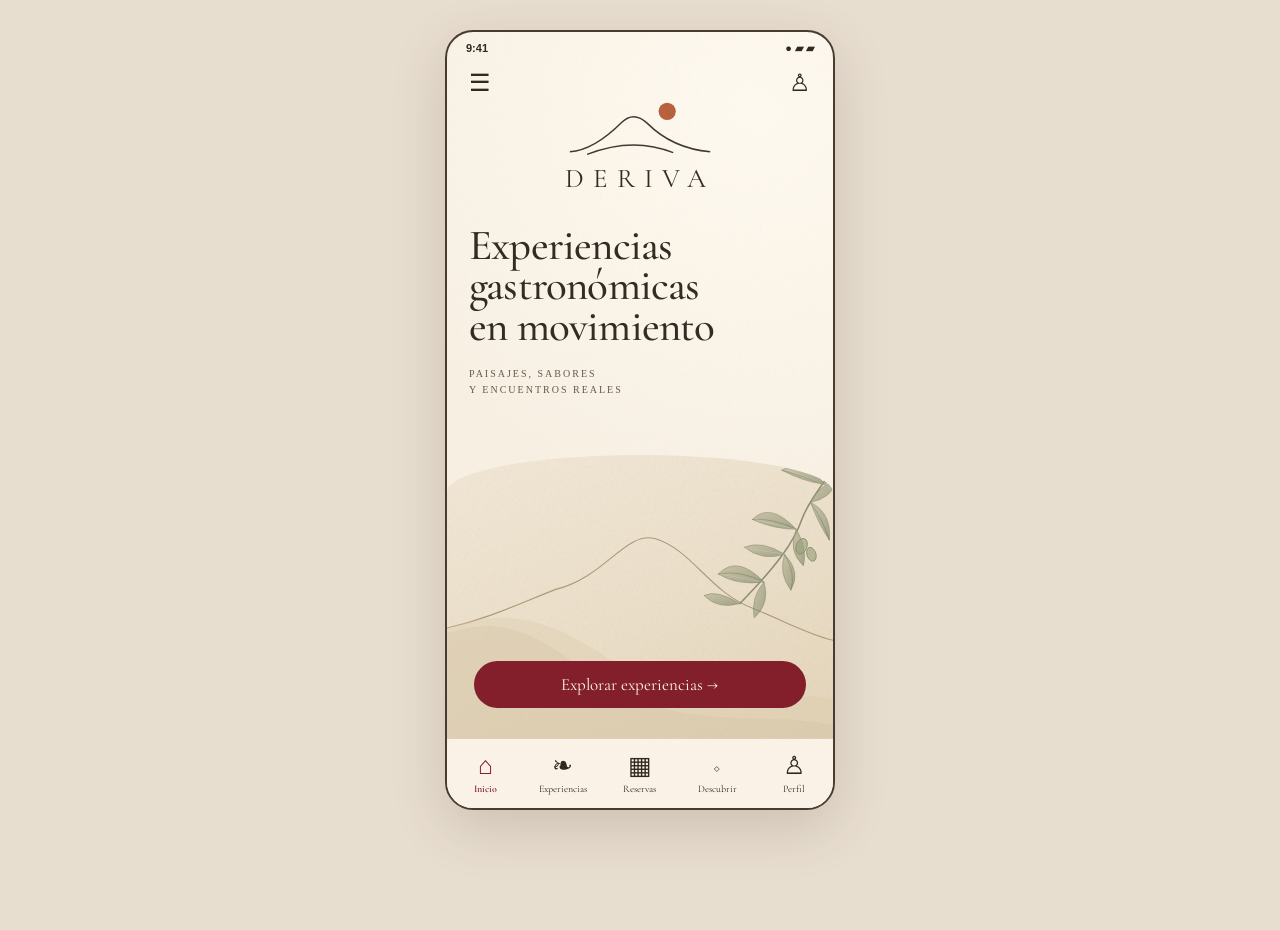
<file: index.html>
<!DOCTYPE html>
<html lang="es">
<head>
  <meta charset="UTF-8">
  <meta name="viewport" content="width=device-width, initial-scale=1">
  <title>DERIVA | Inicio</title>
  <link rel="stylesheet" href="style.css">

  <style>
    /* FONDO ORIGINAL CON MONTAÑAS */

    .home-page .hero-photo.fondo-deriva {
      position: absolute;
      left: 0;
      bottom: 68px;
      width: 100%;
      height: 285px;
      margin: 0;
      overflow: hidden;
      border-radius: 50% 50% 0 0 / 13% 13% 0 0;
      background: linear-gradient(
        160deg,
        #f3e8d6 0%,
        #ecdfc8 55%,
        #e4d4b7 100%
      );
    }

    /* MONTAÑAS */

    .paisaje-deriva {
      position: absolute;
      inset: 0;
      width: 100%;
      height: 100%;
      z-index: 1;
    }

    /* RAMA BOTÁNICA DELICADA */

    .olivo-botanico {
      position: absolute;
      top: 0;
      right: -8px;
      width: 145px;
      height: 170px;
      z-index: 2;
      opacity: 0.82;
      pointer-events: none;
    }

    .olivo-botanico svg {
      display: block;
      width: 100%;
      height: 100%;
    }

    .home-page .home-button {
      position: absolute;
      bottom: 100px;
      left: 7%;
      width: 86%;
      z-index: 4;
    }
  </style>
</head>

<body>

<div class="app">

  <div class="status">
    9:41
    <span>● ▰ ▰</span>
  </div>

  <main class="page home-page">

    <div class="top-actions">
      <a href="experiencias.html">☰</a>
      <a href="sobre.html">♙</a>
    </div>

    <!-- LOGO -->

    <div class="logo">
      <svg viewBox="0 0 180 75">
        <path d="M8 59 Q36 57 68 25 Q82 11 98 26 Q127 55 171 59"/>
        <path d="M28 62 Q81 41 128 60"/>
        <circle cx="121" cy="12" r="10"/>
      </svg>
      <div>DERIVA</div>
    </div>

    <!-- TEXTO PRINCIPAL -->

    <div class="home-heading">
      <h1>
        Experiencias<br>
        gastronómicas<br>
        en movimiento
      </h1>

      <p class="eyebrow">
        PAISAJES, SABORES<br>
        Y ENCUENTROS REALES
      </p>
    </div>

    <!-- PAISAJE BEIGE -->

    <div class="hero-photo fondo-deriva">

      <svg class="paisaje-deriva"
           viewBox="0 0 390 280"
           preserveAspectRatio="none"
           xmlns="http://www.w3.org/2000/svg">

        <!-- PERFIL DE MONTAÑA -->

        <path
          d="M0 170
             C45 160 75 145 110 132
             C160 120 180 75 210 82
             C248 93 265 135 310 151
             C345 165 367 177 390 182"
          fill="none"
          stroke="#ad9978"
          stroke-width="1.1"
        />

        <!-- COLINA POSTERIOR -->

        <path
          d="M0 170
             C70 145 120 170 175 208
             C240 250 315 225 390 240
             L390 280 L0 280 Z"
          fill="#d9c8a9"
          opacity=".35"
        />

        <!-- COLINA DELANTERA -->

        <path
          d="M0 175
             C60 155 95 180 145 215
             C230 275 310 250 390 265
             L390 280 L0 280 Z"
          fill="#cab896"
          opacity=".23"
        />

      </svg>

      <!-- NUEVA RAMA DE OLIVO -->

      <div class="olivo-botanico">

        <svg viewBox="0 0 160 190"
             xmlns="http://www.w3.org/2000/svg">

          <defs>
            <linearGradient id="hoja" x1="0" y1="0" x2="1" y2="1">
              <stop offset="0%" stop-color="#aaa889"/>
              <stop offset="55%" stop-color="#858b69"/>
              <stop offset="100%" stop-color="#657256"/>
            </linearGradient>
          </defs>

          <!-- TALLO PRINCIPAL CURVO -->

          <g fill="none"
             stroke="#777c5c"
             stroke-linecap="round"
             stroke-linejoin="round">

            <path
              d="M162 0
                 C146 28 128 45 118 70
                 C108 99 88 125 48 166"
              stroke-width="1.7"
            />

            <path d="M143 33 Q120 24 95 17"
                  stroke-width="1.1"/>

            <path d="M127 53 Q142 75 148 95"
                  stroke-width="1.1"/>

            <path d="M111 83 Q84 70 62 72"
                  stroke-width="1.1"/>

            <path d="M98 111 Q111 132 105 151"
                  stroke-width="1.1"/>

            <path d="M75 142 Q48 128 24 133"
                  stroke-width="1.1"/>

          </g>

          <!-- HOJAS ALARGADAS Y NATURALES -->

          <g fill="url(#hoja)"
             fill-opacity=".65"
             stroke="#777e60"
             stroke-width=".65">

            <path d="M143 33 Q119 1 95 17 Q117 29 143 33Z"/>

            <path d="M143 33 Q148 8 161 0 Q159 23 143 33Z"/>

            <path d="M127 53 Q151 48 156 29 Q137 33 127 53Z"/>

            <path d="M127 53 Q136 77 148 95 Q151 65 127 53Z"/>

            <path d="M111 83 Q82 52 62 72 Q86 83 111 83Z"/>

            <path d="M111 83 Q124 105 119 124 Q101 107 111 83Z"/>

            <path d="M98 111 Q73 95 53 103 Q73 119 98 111Z"/>

            <path d="M98 111 Q117 131 105 151 Q91 133 98 111Z"/>

            <path d="M75 142 Q45 111 24 133 Q45 146 75 142Z"/>

            <path d="M75 142 Q82 166 64 182 Q60 159 75 142Z"/>

            <path d="M48 166 Q22 150 8 157 Q23 173 48 166Z"/>

          </g>

          <!-- PEQUEÑAS ACEITUNAS -->

          <g fill="#8c946b"
             fill-opacity=".65"
             stroke="#677457"
             stroke-width=".8">

            <ellipse cx="117" cy="102"
                     rx="6" ry="9"
                     transform="rotate(22 117 102)"/>

            <ellipse cx="128" cy="111"
                     rx="5" ry="8"
                     transform="rotate(-18 128 111)"/>

          </g>

          <!-- NERVADURAS DE ALGUNAS HOJAS -->

          <g fill="none"
             stroke="#d6d2b4"
             stroke-width=".65"
             opacity=".65">

            <path d="M143 33 L102 17"/>
            <path d="M111 83 L65 72"/>
            <path d="M98 111 L55 104"/>
            <path d="M75 142 L26 133"/>

          </g>

        </svg>

      </div>

    </div>

    <!-- BOTÓN -->

    <a href="experiencias.html"
       class="btn home-button">
      Explorar experiencias &rarr;
    </a>

  </main>

  <!-- NAVEGACIÓN INFERIOR -->

  <nav class="bottom-nav">

    <a href="index.html" class="active">
      <span>⌂</span>Inicio
    </a>

    <a href="experiencias.html">
      <span>❧</span>Experiencias
    </a>

    <a href="reservas.html">
      <span>▦</span>Reservas
    </a>

    <a href="descubrir.html">
      <span>◇</span>Descubrir
    </a>

    <a href="sobre.html">
      <span>♙</span>Perfil
    </a>

  </nav>

</div>

</body>
</html>
</file>
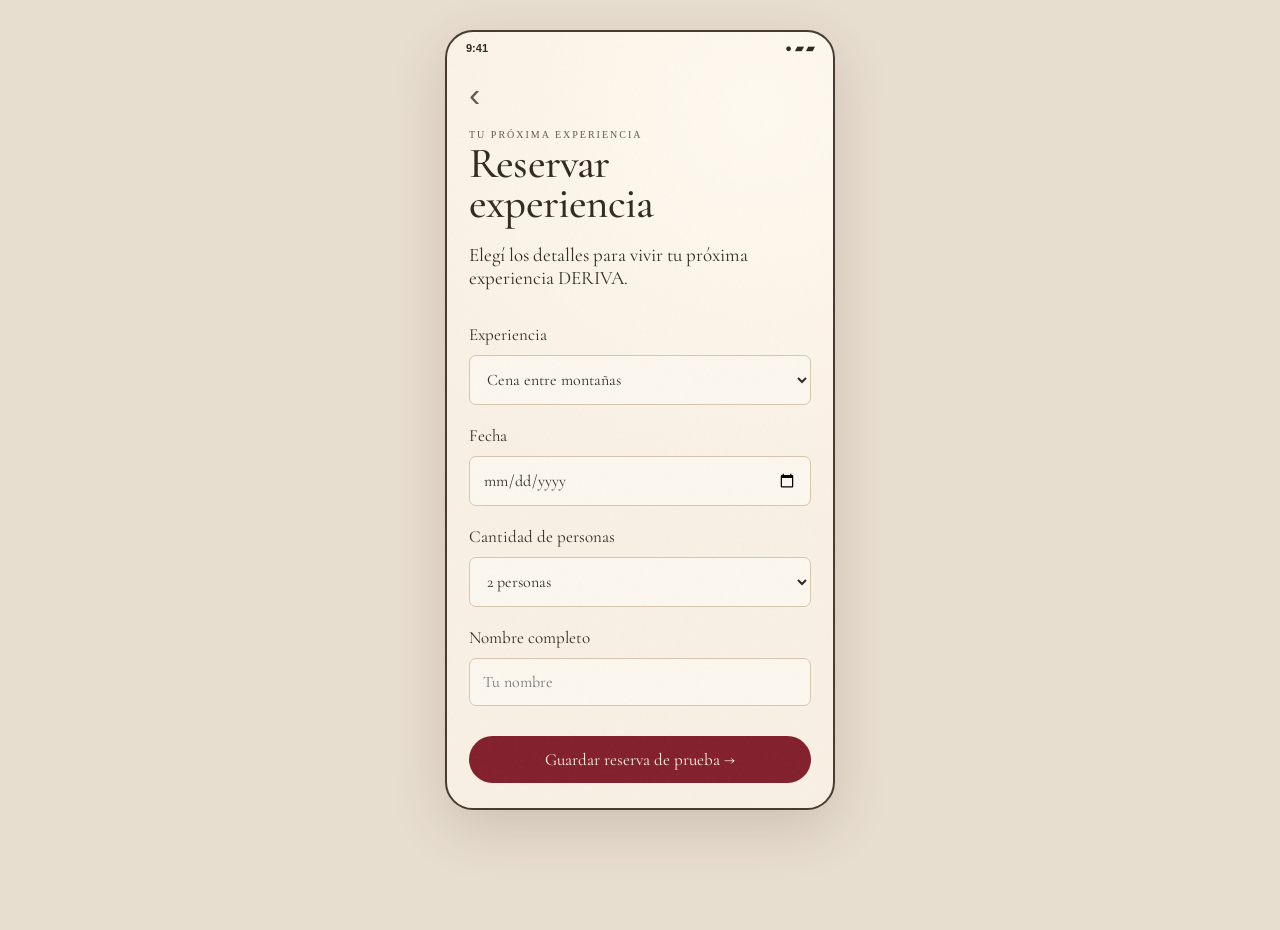
<file: reservar.html>
<!DOCTYPE html>
<html lang="es">
<head>
  <meta charset="UTF-8">
  <meta name="viewport" content="width=device-width, initial-scale=1">
  <title>DERIVA | Reservar</title>
  <link rel="stylesheet" href="style.css">
</head>
<body>
  <div class="app">
    <div class="status">9:41 <span>● ▰ ▰</span></div>

    <main class="page reservation-form-page">
      <a class="back" href="experiencias.html">‹</a>

      <p class="eyebrow">TU PRÓXIMA EXPERIENCIA</p>
      <h1>Reservar<br>experiencia</h1>

      <p>Elegí los detalles para vivir tu próxima experiencia DERIVA.</p>

      <form id="bookingForm">
        <label for="experience">Experiencia</label>
        <select id="experience" name="experience" required>
          <option value="montanas">Cena entre montañas</option>
          <option value="olivos">Almuerzo entre olivos</option>
          <option value="vinedos">Viñedos al atardecer</option>
          <option value="fuego">Fuego y tierra</option>
        </select>

        <label for="date">Fecha</label>
        <input id="date" name="date" type="date" required>

        <label for="people">Cantidad de personas</label>
        <select id="people" name="people" required>
          <option value="1">1 persona</option>
          <option value="2" selected>2 personas</option>
          <option value="3">3 personas</option>
          <option value="4">4 personas</option>
          <option value="5">5 personas</option>
          <option value="6">6 personas</option>
        </select>

        <label for="guest">Nombre completo</label>
        <input id="guest" name="guest" type="text"
               placeholder="Tu nombre" required>

        <button class="btn" type="submit">
          Guardar reserva de prueba &rarr;
        </button>
      </form>

      <p id="bookingMessage" class="form-message" role="status"></p>

      
    </main>
  </div>

  <script src="script.js"></script>
</body>
</html>
</file>
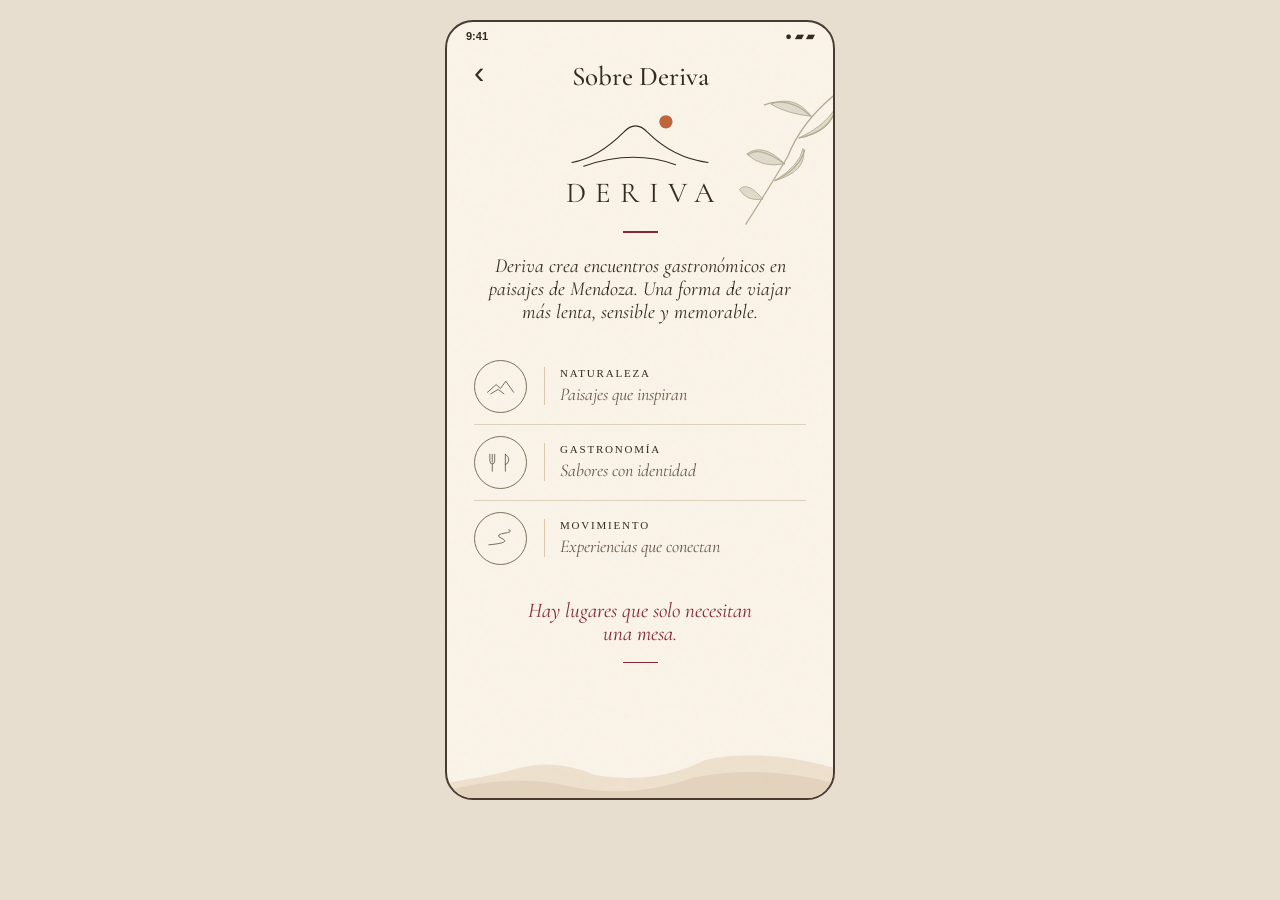
<file: sobre.html>
<!DOCTYPE html>
<html lang="es">

<head>
  <meta charset="UTF-8">
  <meta name="viewport" content="width=device-width, initial-scale=1.0">

  <title>DERIVA | Sobre nosotros</title>

  <link rel="preconnect" href="https://fonts.googleapis.com">
  <link rel="preconnect" href="https://fonts.gstatic.com" crossorigin>

  <link href="https://fonts.googleapis.com/css2?family=Cormorant+Garamond:ital,wght@0,400;0,500;0,600;1,400;1,500&display=swap" rel="stylesheet">

  <style>

    /* CONFIGURACIÓN GENERAL */

    * {
      margin: 0;
      padding: 0;
      box-sizing: border-box;
    }

    body {
      background: #e8ded0;
      font-family: 'Cormorant Garamond', Georgia, serif;
      color: #302920;
    }

    /* FORMATO DE CELULAR */

    .app {
      width: 390px;
      max-width: 100%;
      height: 780px;
      margin: 20px auto;
      background: #faf3e8;
      border: 2px solid #493b30;
      border-radius: 28px;
      overflow: hidden;
      position: relative;
      display: flex;
      flex-direction: column;
    }

    /* TEXTURA DE PAPEL */

    .app::before {
      content: "";
      position: absolute;
      inset: 0;
      pointer-events: none;
      z-index: 3;
      opacity: 0.12;
      background-image: url("data:image/svg+xml,%3Csvg viewBox='0 0 120 120' xmlns='http://www.w3.org/2000/svg'%3E%3Cfilter id='n'%3E%3CfeTurbulence type='fractalNoise' baseFrequency='.6' numOctaves='2' stitchTiles='stitch'/%3E%3C/filter%3E%3Crect width='120' height='120' filter='url(%23n)' opacity='.2'/%3E%3C/svg%3E");
    }

    /* BARRA SUPERIOR */

    .status {
      height: 27px;
      padding: 8px 19px 0;
      display: flex;
      justify-content: space-between;
      font: bold 11px Arial, sans-serif;
      flex-shrink: 0;
    }

    /* CONTENIDO */

    .page {
      position: relative;
      flex: 1;
      padding: 10px 27px 0;
      overflow: hidden;
      z-index: 1;
    }

    /* ENCABEZADO */

    .page-header {
      display: flex;
      align-items: center;
      justify-content: center;
      position: relative;
      height: 35px;
    }

    .back {
      position: absolute;
      left: 0;
      top: -4px;
      font: 31px Arial, sans-serif;
      color: #302920;
      text-decoration: none;
    }

    .page-header h1 {
      font-size: 27px;
      font-weight: 500;
    }

    /* RAMA DE OLIVO */

    .olive-decoration {
      position: absolute;
      top: 35px;
      right: -13px;
      width: 110px;
      height: 145px;
      opacity: .65;
      pointer-events: none;
      z-index: 1;
    }

    .olive-decoration svg {
      width: 100%;
      height: 100%;
    }

    /* LOGO DERIVA */

    .logo {
      position: relative;
      z-index: 2;
      text-align: center;
      margin: 13px auto 0;
    }

    .logo svg {
      width: 160px;
      height: 74px;
      display: block;
      margin: 0 auto;
    }

    .logo svg path {
      stroke: #302920;
      stroke-width: 1.5;
      fill: none;
      stroke-linecap: round;
      stroke-linejoin: round;
    }

    .logo svg circle {
      fill: #bd643a;
    }

    .logo-name {
      font-size: 29px;
      letter-spacing: 9px;
      padding-left: 9px;
      margin-top: -6px;
    }

    /* LÍNEA BORDÓ */

    .small-line {
      width: 35px;
      height: 1.5px;
      background: #842632;
      margin: 21px auto 22px;
    }

    /* DESCRIPCIÓN */

    .introduction {
      font-size: 20px;
      font-style: italic;
      line-height: 1.15;
      text-align: center;
      margin-bottom: 25px;
    }

    /* VALORES DE LA MARCA */

    .values {
      display: flex;
      flex-direction: column;
      margin-bottom: 23px;
    }

    .value {
      display: flex;
      align-items: center;
      gap: 17px;
      padding: 11px 0;
      border-bottom: 1px solid #dfd0ba;
    }

    .value:last-child {
      border-bottom: none;
    }

    .value-icon {
      width: 53px;
      height: 53px;
      min-width: 53px;
      border: 1px solid #77715c;
      border-radius: 50%;
      display: flex;
      align-items: center;
      justify-content: center;
    }

    .value-icon svg {
      width: 31px;
      height: 31px;
      fill: none;
      stroke: #403c31;
      stroke-width: 1.5;
      stroke-linecap: round;
      stroke-linejoin: round;
    }

    .value-text {
      border-left: 1px solid #dac8ac;
      padding-left: 15px;
    }

    .value-text h2 {
      font-family: Georgia, serif;
      font-size: 11px;
      font-weight: 400;
      letter-spacing: 1.8px;
      margin-bottom: 4px;
    }

    .value-text p {
      font-size: 18px;
      font-style: italic;
      color: #675849;
    }

    /* FRASE FINAL */

    .final-quote {
      text-align: center;
      font-size: 21px;
      font-style: italic;
      line-height: 1.1;
      color: #842632;
      margin-top: 12px;
    }

    .bottom-line {
      width: 35px;
      height: 1.5px;
      background: #842632;
      margin: 17px auto 0;
    }

    /* MONTAÑAS INFERIORES */

    .mountain-decoration {
      position: absolute;
      bottom: 0;
      left: 0;
      right: 0;
      height: 65px;
      pointer-events: none;
      z-index: 0;
    }

    .mountain-decoration svg {
      width: 100%;
      height: 100%;
    }

    /* ADAPTACIÓN A CELULAR */

    @media (max-width: 480px) {

      body {
        background: #faf3e8;
      }

      .app {
        width: 100%;
        height: 100dvh;
        margin: 0;
        border: none;
        border-radius: 0;
      }

      .page {
        overflow-y: auto;
        scrollbar-width: none;
      }

      .page::-webkit-scrollbar {
        display: none;
      }

    }

  </style>

</head>

<body>

<div class="app">

  <!-- BARRA SUPERIOR -->

  <div class="status">
    <span>9:41</span>
    <span>● ▰ ▰</span>
  </div>

  <main class="page">

    <!-- ENCABEZADO -->

    <header class="page-header">
      <a href="index.html" class="back">‹</a>
      <h1>Sobre Deriva</h1>
    </header>

    <!-- RAMA DE OLIVO -->

    <div class="olive-decoration" aria-hidden="true">

      <svg viewBox="0 0 130 180"
           xmlns="http://www.w3.org/2000/svg">

        <g fill="none"
           stroke="#898568"
           stroke-width="1.6"
           stroke-linecap="round">

          <path d="M130 5 Q80 42 61 90 Q37 130 9 174"/>

          <path d="M90 40 Q62 14 32 26"/>
          <path d="M75 67 Q108 60 118 38"/>
          <path d="M57 99 Q25 76 12 88"/>
          <path d="M45 120 Q75 106 82 82"/>

        </g>

        <g fill="#959575"
           fill-opacity=".4"
           stroke="#898568"
           stroke-width="1.1">

          <path d="M90 40 Q70 13 40 25 Q60 37 90 40Z"/>
          <path d="M75 67 Q105 53 119 32 Q115 59 75 67Z"/>
          <path d="M57 99 Q30 72 10 87 Q30 105 57 99Z"/>
          <path d="M45 120 Q76 101 80 80 Q86 108 45 120Z"/>
          <path d="M30 143 Q11 120 1 131 Q10 146 30 143Z"/>

        </g>

      </svg>

    </div>

    <!-- LOGO -->

    <div class="logo">

      <svg viewBox="0 0 200 100"
           xmlns="http://www.w3.org/2000/svg">

        <path d="M8 75 Q43 69 78 34 Q94 17 110 34 Q145 69 192 75"/>
        <path d="M24 80 Q90 57 148 78"/>
        <circle cx="135" cy="20" r="9"/>

      </svg>

      <div class="logo-name">DERIVA</div>

    </div>

    <!-- LÍNEA DECORATIVA -->

    <div class="small-line"></div>

    <!-- INTRODUCCIÓN -->

    <p class="introduction">
      Deriva crea encuentros gastronómicos
      en paisajes de Mendoza. Una forma de
      viajar más lenta, sensible y memorable.
    </p>

    <!-- VALORES -->

    <div class="values">

      <!-- NATURALEZA -->

      <div class="value">

        <div class="value-icon">
          <svg viewBox="0 0 64 44">
            <path d="M5 34 L23 18 L32 26 L43 11 L59 34"/>
            <path d="M12 37 L27 28 L39 37"/>
          </svg>
        </div>

        <div class="value-text">
          <h2>NATURALEZA</h2>
          <p>Paisajes que inspiran</p>
        </div>

      </div>

      <!-- GASTRONOMÍA -->

      <div class="value">

        <div class="value-icon">
          <svg viewBox="0 0 64 44">

            <path d="M15 5 V21"/>
            <path d="M10 5 V18 Q10 25 15 25 Q20 25 20 18 V5"/>
            <path d="M15 25 V40"/>

            <path d="M42 5 V40"/>
            <path d="M42 5 Q54 13 46 24 L42 26"/>

          </svg>
        </div>

        <div class="value-text">
          <h2>GASTRONOMÍA</h2>
          <p>Sabores con identidad</p>
        </div>

      </div>

      <!-- MOVIMIENTO -->

      <div class="value">

        <div class="value-icon">
          <svg viewBox="0 0 64 44">
            <path d="M8 35 Q55 31 35 22 Q16 14 46 10 Q58 7 49 4"/>
          </svg>
        </div>

        <div class="value-text">
          <h2>MOVIMIENTO</h2>
          <p>Experiencias que conectan</p>
        </div>

      </div>

    </div>

    <!-- FRASE FINAL -->

    <p class="final-quote">
      Hay lugares que solo necesitan<br>
      una mesa.
    </p>

    <div class="bottom-line"></div>

  </main>

  <!-- MONTAÑAS DECORATIVAS -->

  <div class="mountain-decoration" aria-hidden="true">

    <svg viewBox="0 0 390 100"
         preserveAspectRatio="none"
         xmlns="http://www.w3.org/2000/svg">

      <path
        d="M0 76 Q40 68 70 55 Q110 38 150 65
           Q210 80 260 42 Q315 22 390 53
           L390 100 L0 100 Z"
        fill="#e5d2b8"
        opacity=".55"
      />

      <path
        d="M0 89 Q65 60 130 84 Q190 101 250 68
           Q320 48 390 77 L390 100 L0 100 Z"
        fill="#cdbb9f"
        opacity=".35"
      />

    </svg>

  </div>

</div>

</body>
</html>
</file>
<file: style.css>
@import url('https://fonts.googleapis.com/css2?family=Cormorant+Garamond:ital,wght@0,400;0,500;0,600;1,400;1,500&family=DM+Sans:wght@400;500;600&display=swap');

/* PALETA DERIVA */

:root {
  --crema: #f8f0e3;
  --papel: #f2e8d9;
  --bordo: #821f2b;
  --tinta: #302920;
  --oliva: #8a8768;
  --terracota: #b85f3b;
  --linea: #ded0bb;
}

* {
  margin: 0;
  padding: 0;
  box-sizing: border-box;
}

html {
  scroll-behavior: smooth;
}

body {
  background: #e8ded0;
  color: var(--tinta);
  font-family: 'Cormorant Garamond', Georgia, serif;
  min-height: 100vh;
}

a {
  text-decoration: none;
  color: inherit;
}

button, input, select {
  font: inherit;
}

button {
  cursor: pointer;
}

[hidden] {
  display: none !important;
}

/* FORMATO DE CELULAR */

.app {
  width: 100%;
  max-width: 390px;
  height: 780px;
  margin: 30px auto;
  background:
    radial-gradient(circle at 80% 10%,
      #fffaf0 0%, transparent 55%),
    var(--crema);
  border: 2px solid #493b30;
  border-radius: 28px;
  position: relative;
  overflow: hidden;
  box-shadow: 0 18px 55px rgba(63,40,22,.16);
}

/* TEXTURA PAPEL */

.app::before {
  content: "";
  position: absolute;
  inset: 0;
  background-image: url("data:image/svg+xml,%3Csvg viewBox='0 0 180 180' xmlns='http://www.w3.org/2000/svg'%3E%3Cfilter id='n'%3E%3CfeTurbulence type='fractalNoise' baseFrequency='.6' numOctaves='2' stitchTiles='stitch'/%3E%3C/filter%3E%3Crect width='100%25' height='100%25' filter='url(%23n)' opacity='.12'/%3E%3C/svg%3E");
  opacity: .3;
  pointer-events: none;
  z-index: 3;
}

.status {
  height: 27px;
  padding: 10px 19px 0;
  display: flex;
  justify-content: space-between;
  font: 600 11px Arial, sans-serif;
  position: relative;
  z-index: 5;
}

.page {
  height: calc(100% - 27px);
  overflow-y: auto;
  padding: 18px 22px 95px;
  scrollbar-width: none;
  position: relative;
}

.page::-webkit-scrollbar {
  display: none;
}

.page h1 {
  font-size: 43px;
  line-height: .93;
  font-weight: 500;
  letter-spacing: -.8px;
}

.page h2, .page h3 {
  font-weight: 500;
}

.eyebrow {
  font-family: Georgia, serif;
  font-size: 10px;
  letter-spacing: 2px;
  line-height: 1.6;
  color: #64574a;
}

.top-actions {
  display: flex;
  align-items: center;
  justify-content: space-between;
  font-size: 24px;
  position: relative;
  z-index: 4;
}

.small-brand {
  font-size: 23px;
  letter-spacing: 4px;
}

.back {
  display: inline-block;
  font: 34px Arial, sans-serif;
  line-height: 1;
  margin-bottom: 16px;
  color: #66594b;
}

.btn {
  display: block;
  border: 0;
  width: 100%;
  border-radius: 35px;
  padding: 13px 18px;
  background: var(--bordo);
  color: #fff8ed;
  text-align: center;
  font-size: 17px;
  transition: background .2s, transform .2s;
}

.btn:hover {
  background: #651623;
  transform: translateY(-1px);
}

.text-link {
  display: block;
  text-align: center;
  color: var(--bordo);
  margin: 18px 0;
  font-size: 17px;
}

/* NAVEGACION INFERIOR */

.bottom-nav {
  position: absolute;
  z-index: 6;
  bottom: 0;
  left: 0;
  width: 100%;
  height: 70px;
  background: rgba(250,243,231,.97);
  border-top: 1px solid var(--linea);
  display: flex;
  justify-content: space-around;
  align-items: center;
}

.bottom-nav a {
  width: 20%;
  display: flex;
  flex-direction: column;
  align-items: center;
  gap: 5px;
  font-size: 10px;
  line-height: 1;
}

.bottom-nav a span {
  font-size: 25px;
}

.bottom-nav a.active {
  color: var(--bordo);
  font-weight: 600;
}

/* LOGO */

.logo {
  text-align: center;
  margin: 8px auto;
}

.logo svg {
  display: block;
  width: 155px;
  margin: auto;
}

.logo svg path {
  stroke: #40372e;
  stroke-width: 1.7;
  fill: none;
}

.logo svg circle {
  fill: var(--terracota);
}

.logo div {
  font-size: 27px;
  letter-spacing: 9px;
  margin-top: -4px;
}

/* FOTOGRAFIAS */

.mountain-photo {
  background-image:
    linear-gradient(180deg,
      rgba(55,38,23,.06),
      rgba(44,27,19,.25)),
    url("imagenes/montanas.jpg");
  background-color: #a9a089;
}

.olive-photo {
  background-image: url("imagenes/olivos.jpg");
  background-color: #8a8c6e;
}

.vineyard-photo {
  background-image: url("imagenes/vinedos.jpg");
  background-color: #b9a083;
}

.fire-photo {
  background-image:
    linear-gradient(rgba(15,9,5,.15),rgba(15,9,5,.4)),
    url("imagenes/fuego.jpg");
  background-color: #624332;
}

.mountain-photo,
.olive-photo,
.vineyard-photo,
.fire-photo {
  background-position: center;
  background-size: cover;
  background-repeat: no-repeat;
}

/* PAGINA DE INICIO */

.home-page {
  overflow: hidden;
  padding-top: 10px;
}

.home-page .logo {
  margin-top: 3px;
}

.home-heading {
  margin-top: 30px;
  position: relative;
  z-index: 2;
}

.home-heading h1 {
  font-size: 43px;
  line-height: .95;
}

.home-heading .eyebrow {
  margin-top: 19px;
}

.hero-photo {
  position: absolute;
  bottom: 68px;
  left: 0;
  width: 100%;
  height: 285px;
  border-radius: 100% 100% 0 0 / 25% 25% 0 0;
}

.home-button {
  position: absolute;
  bottom: 100px;
  left: 7%;
  width: 86%;
  z-index: 2;
}

/* PAGINA EXPERIENCIAS */

.search {
  width: 100%;
  border: none;
  background: #eee6d9;
  padding: 13px 18px;
  border-radius: 26px;
  margin: 22px 0 13px;
  outline-color: var(--oliva);
  font-size: 15px;
}

.filters {
  display: flex;
  gap: 6px;
  overflow-x: auto;
  margin-bottom: 18px;
  scrollbar-width: none;
}

.filters button {
  border: 1px solid #d8c8b2;
  background: transparent;
  border-radius: 20px;
  padding: 7px 13px;
  white-space: nowrap;
  font-size: 13px;
}

.filters button.selected {
  background: var(--bordo);
  color: white;
  border-color: var(--bordo);
}

.experience-list {
  display: flex;
  flex-direction: column;
  gap: 13px;
}

.experience-item {
  display: flex;
  align-items: center;
  gap: 13px;
  background: rgba(255,251,242,.4);
  border-radius: 8px;
  padding: 6px;
}

.experience-thumb {
  width: 115px;
  min-width: 115px;
  height: 100px;
  border-radius: 7px;
  background-size: cover;
  background-position: center;
}

.experience-item h2 {
  font-size: 21px;
  line-height: .99;
  margin-bottom: 8px;
}

.experience-item p {
  font-size: 13px;
  color: #62574b;
}

.bookmark {
  margin-left: auto;
  align-self: flex-start;
  font-size: 23px;
  color: var(--bordo);
}

/* FOTOS DE LA PAGINA EXPERIENCIAS */

.experience-item img.experience-thumb {
  display: block;
  width: 115px;
  min-width: 115px;
  height: 100px;
  object-fit: cover;
  object-position: center;
  border-radius: 7px;
}


/* MENU DEGUSTACION */

.menu-page {
  padding-top: 12px;
}

.menu-page h1 {
  margin-bottom: 15px;
}

.leaf-decoration {
  position: absolute;
  top: 35px;
  right: 15px;
  font-size: 120px;
  color: var(--oliva);
  opacity: .65;
  transform: rotate(-25deg);
}

.menu-list {
  margin-top: 30px;
}

.menu-row {
  display: flex;
  align-items: center;
  gap: 20px;
  padding: 15px 0;
  border-bottom: 1px solid var(--linea);
}

.menu-icon {
  width: 45px;
  text-align: center;
  font-size: 36px;
  color: #5e5545;
}

.menu-row h2 {
  font: 600 12px Georgia, serif;
  letter-spacing: 1.5px;
}

.menu-row p {
  font-size: 17px;
  margin-top: 5px;
}

.page-decoration {
  height: 100px;
  margin-top: 25px;
  background:
    radial-gradient(ellipse at bottom,
    #e8d5ba,transparent 70%);
}

/* RESERVAS */

.reservation-tabs {
  display: flex;
  justify-content: center;
  gap: 42px;
  margin: 10px 0 25px;
}

.reservation-tabs button {
  background: none;
  border: none;
  font-size: 17px;
  padding-bottom: 8px;
}

.reservation-tabs button.active {
  color: var(--bordo);
  border-bottom: 2px solid var(--bordo);
}

.booking-image {
  position: relative;
  height: 190px;
  border-radius: 9px;
}

.date-box {
  position: absolute;
  bottom: 10px;
  left: 10px;
  background: #f7e8d3;
  border-radius: 5px;
  padding: 7px 12px;
  text-align: center;
}

.date-box small {
  display: block;
  font: 10px Arial, sans-serif;
}

.date-box strong {
  display: block;
  font-size: 34px;
  line-height: 1;
}

.booking-card h2 {
  font-size: 27px;
  margin-top: 12px;
}

.muted {
  color: #756858;
  font-size: 16px;
}

.booking-facts {
  margin: 18px 0;
}

.booking-facts p {
  margin: 9px 0;
  font-size: 17px;
}

.booking-small {
  display: flex;
  align-items: center;
  gap: 10px;
  margin-top: 20px;
  padding: 8px;
  border-radius: 8px;
  background: #f1e7d6;
}

.booking-small .experience-thumb {
  width: 85px;
  min-width: 85px;
  height: 75px;
}

.booking-small h3 {
  font-size: 19px;
}

.booking-small p {
  font-size: 14px;
}

.empty-state {
  text-align: center;
  margin-top: 85px;
  color: #726555;
  font-size: 21px;
}

.demo-note {
  margin-top: 18px;
  font: 11px/1.5 'DM Sans', sans-serif;
  color: #786b5c;
}

/* DESCUBRIR */

.discover-page h1 {
  margin-bottom: 18px;
}

.materials-grid {
  display: grid;
  grid-template-columns: repeat(2,1fr);
  gap: 7px;
  margin-top: 34px;
}

.material {
  height: 176px;
  border-radius: 5px;
  background-size: cover;
  background-position: center;
}

.material-ceramic {
  background: url("imagenes/ceramica.jpg") center/cover, #c8a986;
}

.material-linen {
  background: url("imagenes/lino.jpg") center/cover, #d3c5b3;
}

.material-wood {
  background: url("imagenes/madera.jpg") center/cover, #9e7654;
}

.material-olive {
  background: url("imagenes/olivo.jpg") center/cover, #8b9271;
}

.discover-quote {
  font-size: 27px;
  font-style: italic;
  text-align: center;
  margin: 25px 10px 0;
}

/* VIDEO */

.video-app {
  background: #241710;
  color: #fff8ee;
}

.video-background {
  position: absolute;
  inset: 0;
  filter: brightness(.6);
}

.video-page {
  position: absolute;
  inset: 27px 0 0;
  padding: 22px;
}

.video-message {
  text-align: center;
  margin-top: 160px;
}

.video-message h1 {
  font-size: 40px;
  font-weight: 400;
  line-height: 1;
}

.video-message .eyebrow {
  color: #f1e7d7;
  margin-top: 17px;
}

.video-play {
  position: absolute;
  left: 50%;
  top: 57%;
  transform: translate(-50%, -50%);
  width: 70px;
  height: 70px;
  background: #fff8ec;
  color: var(--bordo);
  border: none;
  border-radius: 50%;
  font-size: 25px;
}

.video-bottom {
  position: absolute;
  bottom: 35px;
  left: 25px;
  right: 25px;
}

.video-bottom p {
  font-size: 31px;
  margin-bottom: 12px;
}

.video-bottom a {
  font-size: 17px;
}

/* SOBRE DERIVA */

.about-page h1 {
  text-align: center;
  font-size: 33px;
}

.about-logo {
  margin: 25px auto;
}

.about-page > p {
  font-size: 20px;
  line-height: 1.12;
  margin-bottom: 18px;
}

.value-list {
  margin-top: 22px;
}

.value-list > div {
  display: flex;
  align-items: center;
  gap: 17px;
  margin: 14px 0;
}

.value-icon {
  width: 62px;
  height: 62px;
  border: 1px solid #8e836f;
  border-radius: 50%;
  display: grid;
  place-items: center;
  font-size: 37px;
}

.value-list h2 {
  font: 12px Georgia, serif;
  letter-spacing: 2px;
}

.value-list p {
  font-size: 18px;
}

.about-landscape {
  height: 130px;
  margin: 23px -22px 0;
}

.handwritten {
  font-size: 26px !important;
  font-style: italic;
  text-align: center;
  margin-top: 12px;
}

/* DETALLE DE CADA EXPERIENCIA */

.detail-page {
  padding: 0 0 25px;
}

.detail-hero {
  height: 270px;
  position: relative;
  padding: 18px;
}

.hero-back,
.hero-save {
  position: absolute;
  top: 10px;
  color: white;
  font-size: 29px;
  text-shadow: 0 1px 4px #333;
}

.hero-back {
  left: 20px;
}

.hero-save {
  right: 20px;
}

.detail-content {
  padding: 17px 21px 30px;
}

.detail-content h1 {
  font-size: 33px;
}

.location {
  font: 10px Georgia, serif;
  letter-spacing: 1.1px;
  color: #74312f;
  margin: 6px 0 13px;
}

.detail-tags {
  display: flex;
  gap: 8px;
  margin-bottom: 15px;
}

.detail-tags span {
  font-size: 14px;
  border: 1px solid #dfcbb1;
  border-radius: 16px;
  padding: 3px 10px;
}

.detail-tags span:first-child {
  background: #c5aa86;
}

.description {
  font-size: 20px;
  line-height: 1.12;
}

.detail-features {
  display: flex;
  justify-content: space-between;
  gap: 5px;
  margin: 22px 0;
  padding: 15px 0;
  border-top: 1px solid var(--linea);
  border-bottom: 1px solid var(--linea);
}

.detail-features div {
  text-align: center;
  font-size: 13px;
  width: 33%;
}

.detail-features span {
  display: block;
  font-size: 30px;
  margin-bottom: 6px;
}

.photo-strip {
  display: grid;
  grid-template-columns: repeat(3, 1fr);
  gap: 5px;
}

.photo-strip div {
  height: 86px;
  border-radius: 5px;
}

.detail-content .btn {
  margin-top: 20px;
}

/* FORMULARIO */

.reservation-form-page > p:not(.eyebrow) {
  font-size: 19px;
  margin: 20px 0;
}

.reservation-form-page form {
  display: flex;
  flex-direction: column;
  gap: 10px;
  margin-top: 25px;
}

.reservation-form-page label {
  font-size: 17px;
  margin-top: 10px;
}

.reservation-form-page input,
.reservation-form-page select {
  width: 100%;
  border: 1px solid #d7c6af;
  background: #fcf7ee;
  border-radius: 7px;
  padding: 13px;
  font-size: 16px;
  color: var(--tinta);
}

.reservation-form-page .btn {
  margin-top: 20px;
}

.form-message {
  color: var(--bordo);
  font-size: 18px;
}

/* CELULARES REALES */

@media (max-width: 480px) {
  body {
    background: var(--crema);
  }

  .app {
    margin: 0 auto;
    border: none;
    border-radius: 0;
    box-shadow: none;
    height: 100dvh;
    max-width: none;
  }
}

@media (max-height: 680px) {
  .app {
    height: 100dvh;
  }
}


/* FOTO PRINCIPAL - CENA ENTRE MONTAÑAS */

.detail-hero.mountain-photo {
    background-image: url("imagenes/cena.png");
    background-size: cover;
    background-position: center;
    background-repeat: no-repeat;
}

/* FOTO PRINCIPAL - ALMUERZO ENTRE OLIVOS */

.detail-hero.olive-photo {
    background-image: url("imagenes/olivos.jpeg");
    background-size: cover;
    background-position: center;
    background-repeat: no-repeat;
}

/* FOTO PRINCIPAL - MIS RESERVAS */

.booking-image {
    background-image: url("imagenes/cena.png");
    background-size: cover;
    background-position: center;
    background-repeat: no-repeat;
}


/* FOTO PRINCIPAL - ALMUERZO ENTRE OLIVOS */

.detail-hero.olive-photo {
    background-image: url("imagenes/olivos.jpeg");
    background-size: cover;
    background-position: center;
    background-repeat: no-repeat;
}



/* FONDO DECORATIVO DERIVA - INICIO */

.hero-photo.fondo-deriva {
    background: linear-gradient(
        145deg,
        #eee2ce 0%,
        #f5e9d6 45%,
        #e6d5b9 100%
    );

    position: absolute;
    overflow: hidden;
    border-radius: 50% 50% 0 0 / 13% 13% 0 0;
}

/* TEXTURA SUAVE DE PAPEL */

.fondo-deriva::after {
    content: "";
    position: absolute;
    inset: 0;

    background-image: url("data:image/svg+xml,%3Csvg viewBox='0 0 180 180' xmlns='http://www.w3.org/2000/svg'%3E%3Cfilter id='n'%3E%3CfeTurbulence type='fractalNoise' baseFrequency='.55' numOctaves='3' stitchTiles='stitch'/%3E%3C/filter%3E%3Crect width='100%25' height='100%25' filter='url(%23n)' opacity='.18'/%3E%3C/svg%3E");

    opacity: 0.45;
    pointer-events: none;
}

/* MONTAÑAS */

.paisaje-deriva {
    position: absolute;
    width: 100%;
    height: 100%;
    bottom: 0;
    left: 0;
}

/* RAMA DE OLIVO */

.rama-olivo {
    position: absolute;
    top: 0;
    right: -8px;
    width: 135px;
    height: 145px;
    transform: rotate(8deg);
    opacity: 0.8;
}


/* ICONOS DE DETALLE - DERIVA */

.detail-features {
    display: flex;
    justify-content: space-between;
    align-items: center;
    border-top: 1px solid #ded0bb;
    border-bottom: 1px solid #ded0bb;
    padding: 18px 0;
    margin: 22px 0;
}

.detail-features .feature {
    width: 33.33%;
    display: flex;
    flex-direction: column;
    align-items: center;
    justify-content: center;
    gap: 8px;
    text-align: center;
    padding: 0 5px;
}

.detail-features .feature:not(:last-child) {
    border-right: 1px solid #ded0bb;
}

.detail-features .feature svg {
    width: 43px;
    height: 36px;
    fill: none;
    stroke: #302920;
    stroke-width: 1.5;
    stroke-linecap: round;
    stroke-linejoin: round;
}

.detail-features .feature span {
    font-family: 'Cormorant Garamond', Georgia, serif;
    font-size: 15px;
    white-space: nowrap;
    color: #302920;
}

/* GALERÍA DE FOTOS - DERIVA */

.photo-strip {
    display: grid;
    grid-template-columns: repeat(3, 1fr);
    gap: 8px;
    margin: 0 8px;
}

.photo-strip div {
    height: 105px;
    border-radius: 7px;
    background-size: cover;
    background-position: center;
}

/* TEXTURAS CON DESCRIPCIONES */

.materials-grid {
    display: grid;
    grid-template-columns: repeat(2, 1fr);
    gap: 18px 9px;
    margin-top: 30px;
}

.material-card {
    text-align: center;
    min-width: 0;
}

.material-card img {
    display: block;
    width: 100%;
    height: 145px;
    object-fit: cover;
    border-radius: 6px;
}

.material-card h3 {
    font-family: 'Cormorant Garamond', serif;
    font-size: 19px;
    font-weight: 600;
    margin: 9px 0 4px;
    color: #302920;
}

.material-card p {
    font-family: 'Cormorant Garamond', serif;
    font-size: 14px;
    line-height: 1.2;
    color: #786855;
}
    
.discover-quote {
    margin-top: 26px;
    font-size: 24px;
    text-align: center;
}


/* DECORACION DE OLIVO - TEXTURAS */

.discover-page {
    position: relative;
}

.decoracion-olivo {
    position: absolute;

    top: 32px;
    right: 0px;

    width: 145px;
    height: 125px;

    z-index: 1;
    pointer-events: none;
}

.decoracion-olivo svg {
    width: 100%;
    height: 100%;
    display: block;
    opacity: 0.8;
}

/* MANTENER LOS TEXTOS POR DELANTE */

.discover-page h1,
.discover-page .eyebrow {
    position: relative;
    z-index: 2;
}
</file>
